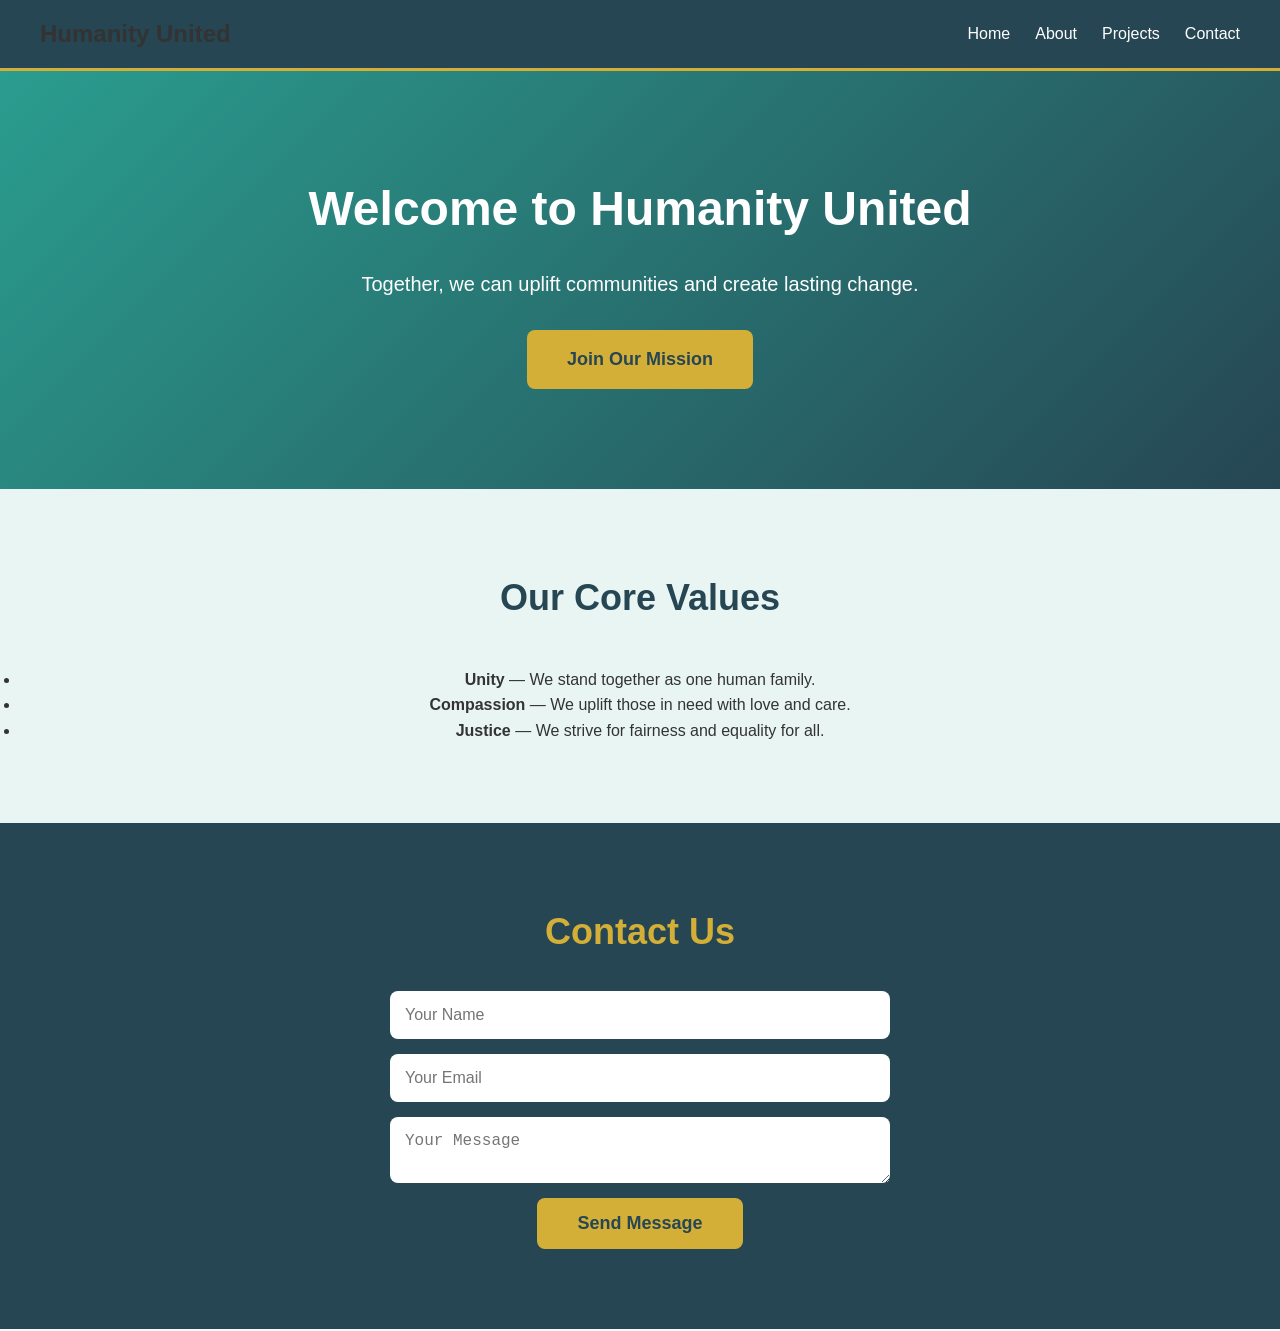
<file: index.html>
<!doctype html>
<html lang="en">
  <head>
    <meta charset="UTF-8" />
    <meta name="viewport" content="width=device-width, initial-scale=1.0" />
    <title>Humanity United</title>
    <link rel="stylesheet" href="style.css" />
  </head>
  <body>
    <nav>
      <h2>Humanity United</h2>
      <ul>
        <li><a href="#">Home</a></li>
        <li><a href="#">About</a></li>
        <li><a href="#">Projects</a></li>
        <li><a href="#">Contact</a></li>
      </ul>
    </nav>

    <section class="hero">
      <h1>Welcome to Humanity United</h1>
      <p>Together, we can uplift communities and create lasting change.</p>
      <a href="#" class="btn">Join Our Mission</a>
    </section>
    <section class="values">
      <h2>Our Core Values</h2>
      <ul>
        <li><strong>Unity</strong> — We stand together as one human family.</li>
        <li>
          <strong>Compassion</strong> — We uplift those in need with love and
          care.
        </li>
        <li>
          <strong>Justice</strong> — We strive for fairness and equality for
          all.
        </li>
      </ul>
    </section>
    <section id="contact" class="contact">
      <h2>Contact Us</h2>
      <form ><novalidate>
        <input type="text" placeholder="Your Name" required />
        <input type="email" placeholder="Your Email" required />
        <textarea placeholder="Your Message"></textarea>
        <button type="submit">Send Message</button>
      </form>
    </section>
        <script>
        document.querySelector(".btn").addEventListener("click", function () {
            alert("Thank you for joining Humanity United!");
        });

        const form = document.querySelector("form");
        form.addEventListener("submit", function (e) {
            e.preventDefault();
            const name = form.querySelector("input[type='text']").value.trim();
            const email = form.querySelector("input[type='email']").value.trim();
            const message = form.querySelector("textarea").value.trim();

            if (!name || !email || !message) {
                alert("Please fill out all fields before sending.");
            } else {
                alert("Thank you for reaching out to Humanity United!");
                form.reset();
                window.location.href = "thankyou.html";
            }
        });
    </script>
  </body>
</html>
</file>
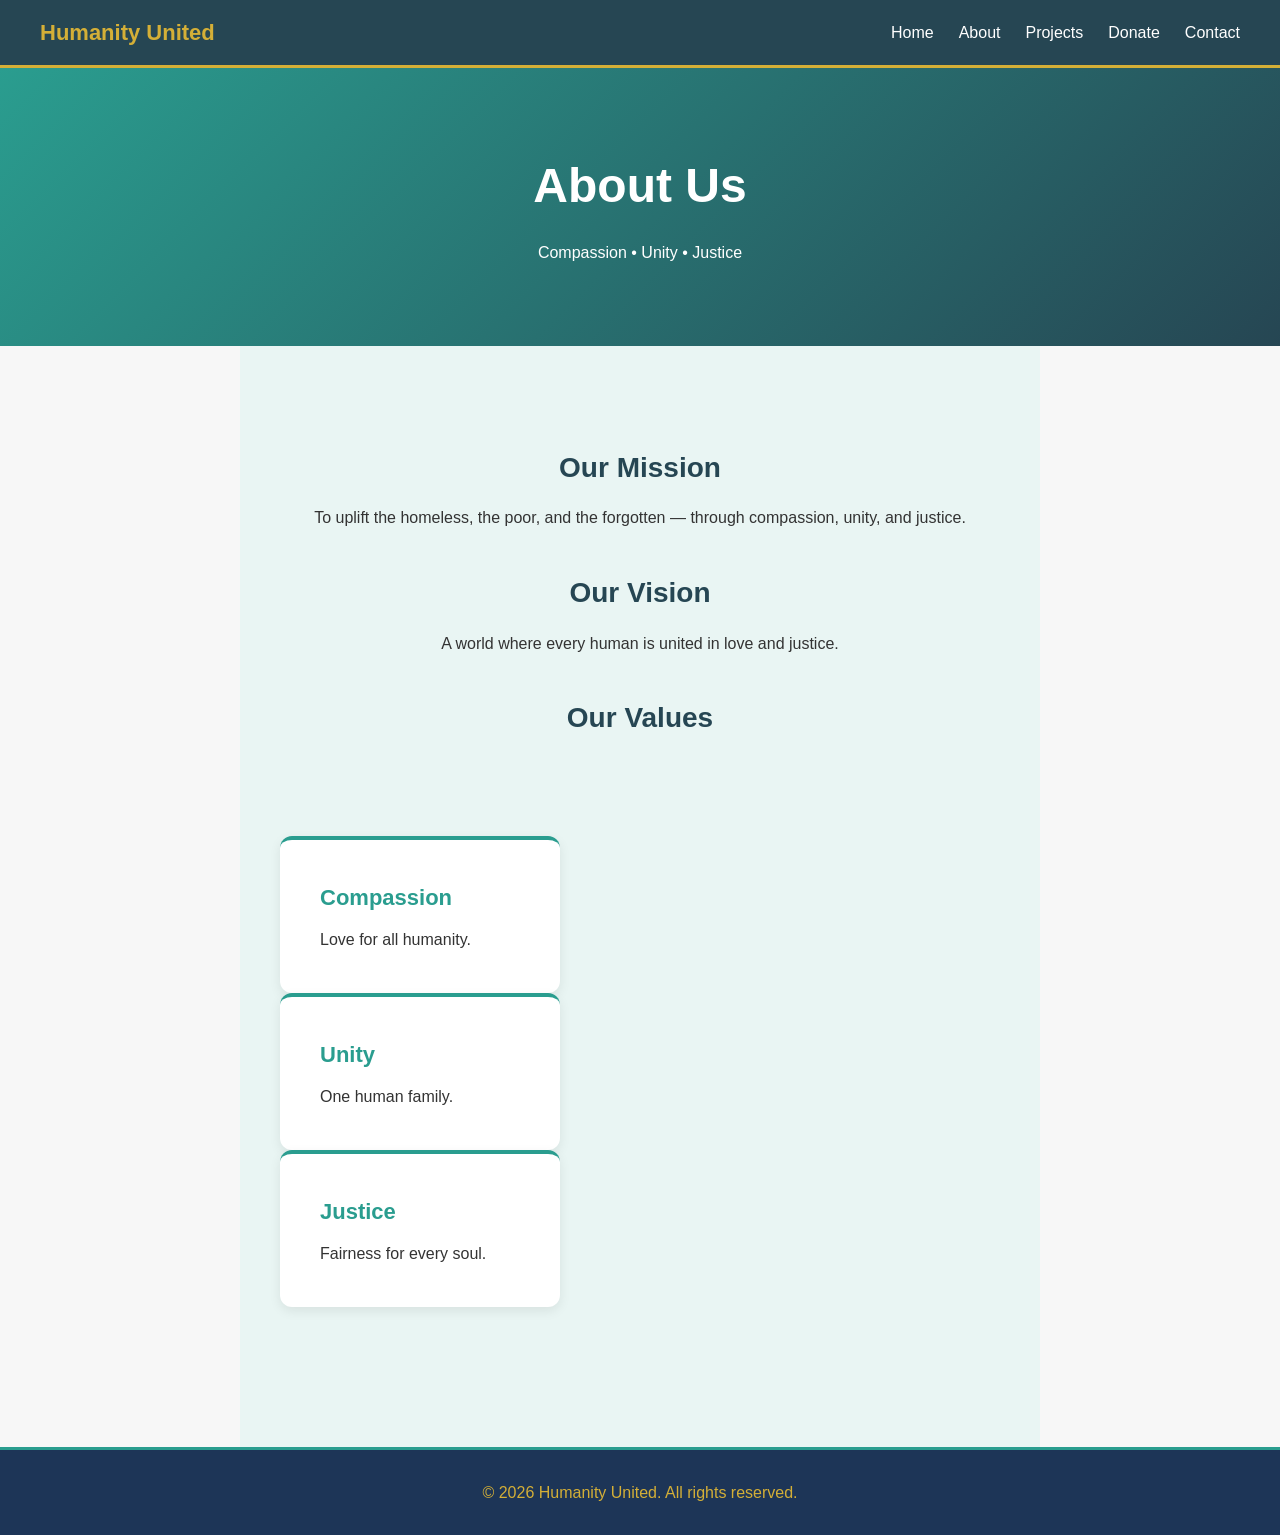
<file: about.html>
<!doctype html>
<html lang="en">
  <head>
    <meta charset="UTF-8" />
    <meta name="viewport" content="width=device-width, initial-scale=1.0" />
    <title>About — Humanity United</title>
    <link rel="stylesheet" href="style.css" />
  </head>
  <body>
    <header>
      <nav>
        <div class="logo">Humanity United</div>
        <ul>
          <li><a href="index.html">Home</a></li>
          <li><a href="about.html">About</a></li>
          <li><a href="projects.html">Projects</a></li>
          <li><a href="donate.html">Donate</a></li>
          <li><a href="index.html#contact">Contact</a></li>
        </ul>
      </nav>
    </header>

    <section class="about-hero">
      <h1>About Us</h1>
      <p>Compassion • Unity • Justice</p>
    </section>

    <section class="about-content">
      <h2>Our Mission</h2>
      <p>
        To uplift the homeless, the poor, and the forgotten — through
        compassion, unity, and justice.
      </p>

      <h2>Our Vision</h2>
      <p>A world where every human is united in love and justice.</p>

      <h2>Our Values</h2>
      <div class="values">
        <div class="value-card">
          <h3>Compassion</h3>
          <p>Love for all humanity.</p>
        </div>
        <div class="value-card">
          <h3>Unity</h3>
          <p>One human family.</p>
        </div>
        <div class="value-card">
          <h3>Justice</h3>
          <p>Fairness for every soul.</p>
        </div>
      </div>
    </section>

    <footer>
      <p>© 2026 Humanity United. All rights reserved.</p>
    </footer>
  </body>
</html>
</file>
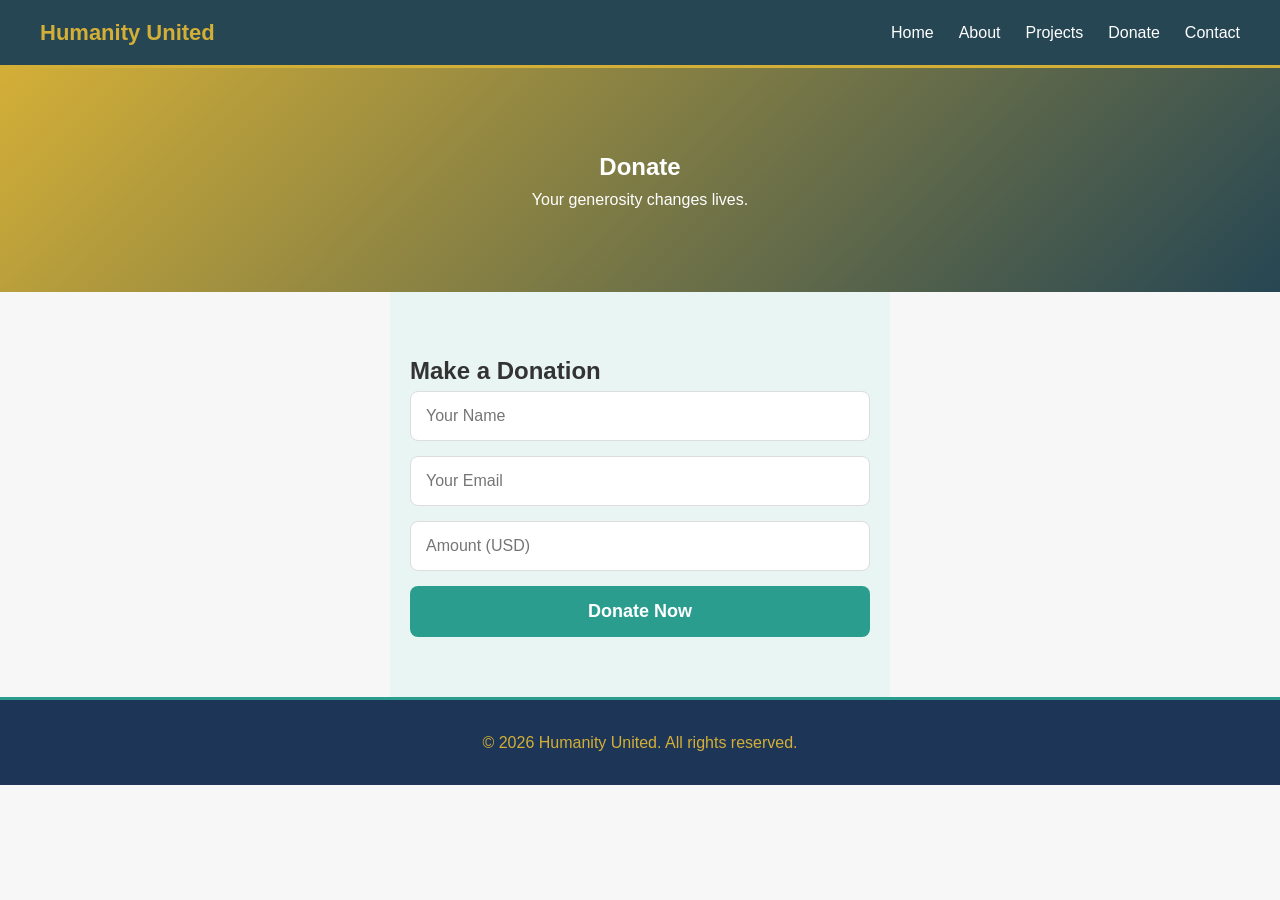
<file: donate.html>
<!doctype html>
<html lang="en">
  <head>
    <meta charset="UTF-8" />
    <meta name="viewport" content="width=device-width, initial-scale=1.0" />
    <title>Donate — Humanity United</title>
    <link rel="stylesheet" href="style.css" />
  </head>
  <body>
    <header>
      <nav>
        <div class="logo">Humanity United</div>
        <ul>
          <li><a href="index.html">Home</a></li>
          <li><a href="about.html">About</a></li>
          <li><a href="projects.html">Projects</a></li>
          <li><a href="donate.html">Donate</a></li>
          <li><a href="index.html#contact">Contact</a></li>
        </ul>
      </nav>
    </header>

    <section class="donate-hero">
      <h1>Donate</h1>
      <p>Your generosity changes lives.</p>
    </section>

    <section class="donate-form">
      <h2>Make a Donation</h2>
      <form>
        <input type="text" placeholder="Your Name" required />
        <input type="email" placeholder="Your Email" required />
        <input type="number" placeholder="Amount (USD)" required />
        <button type="submit">Donate Now</button>
      </form>
    </section>

    <footer>
      <p>© 2026 Humanity United. All rights reserved.</p>
    </footer>
  </body>
</html>
</file>
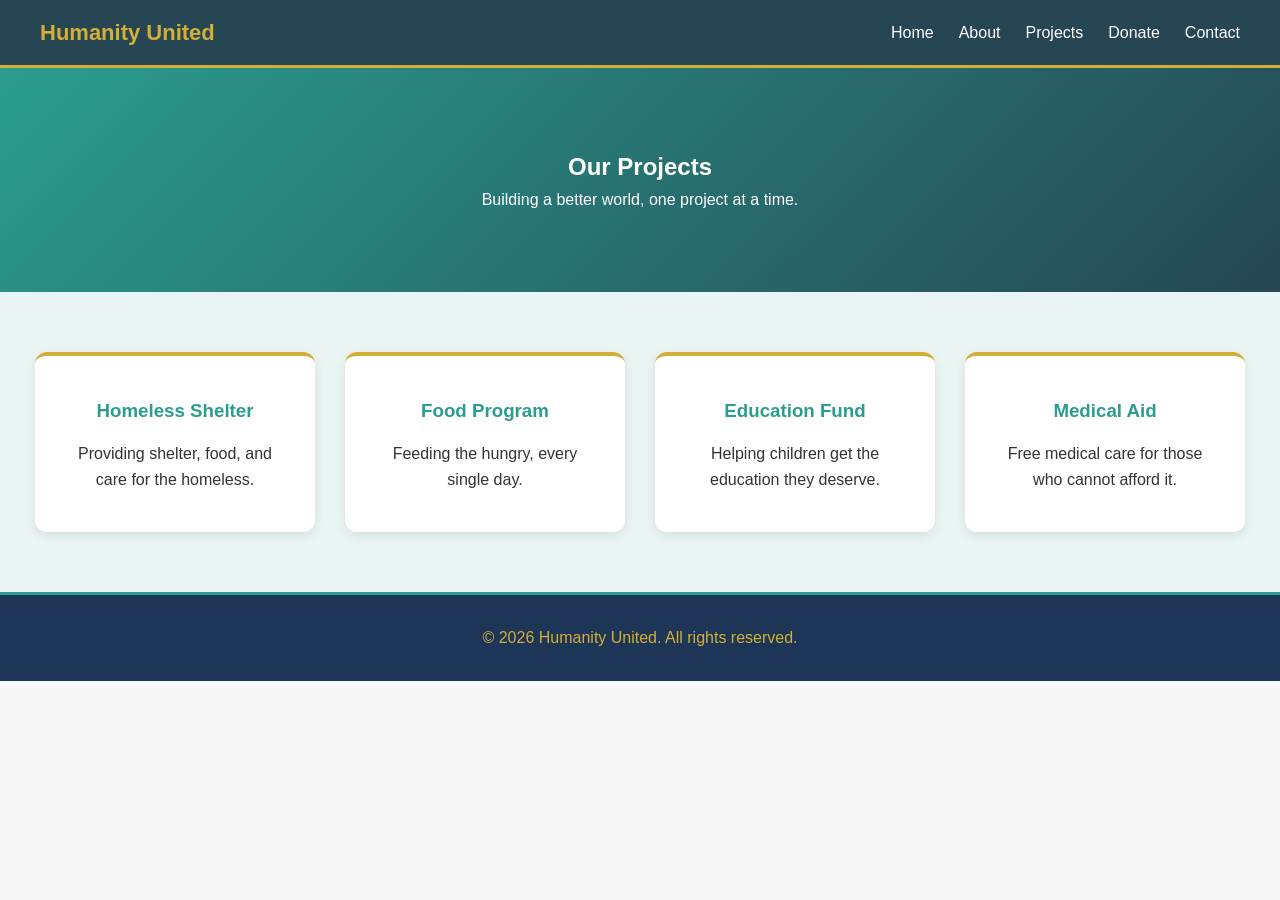
<file: projects.html>
<!doctype html>
<html lang="en">
  <head>
    <meta charset="UTF-8" />
    <meta name="viewport" content="width=device-width, initial-scale=1.0" />
    <title>Projects — Humanity United</title>
    <link rel="stylesheet" href="style.css" />
  </head>
  <body>
    <header>
      <nav>
        <div class="logo">Humanity United</div>
        <ul>
          <li><a href="index.html">Home</a></li>
          <li><a href="about.html">About</a></li>
          <li><a href="projects.html">Projects</a></li>
          <li><a href="donate.html">Donate</a></li>
          <li><a href="index.html#contact">Contact</a></li>
        </ul>
      </nav>
    </header>

    <section class="projects-hero">
      <h1>Our Projects</h1>
      <p>Building a better world, one project at a time.</p>
    </section>

    <section class="projects-list">
      <div class="project-card">
        <h3>Homeless Shelter</h3>
        <p>Providing shelter, food, and care for the homeless.</p>
      </div>
      <div class="project-card">
        <h3>Food Program</h3>
        <p>Feeding the hungry, every single day.</p>
      </div>
      <div class="project-card">
        <h3>Education Fund</h3>
        <p>Helping children get the education they deserve.</p>
      </div>
      <div class="project-card">
        <h3>Medical Aid</h3>
        <p>Free medical care for those who cannot afford it.</p>
      </div>
    </section>

    <footer>
      <p>© 2026 Humanity United. All rights reserved.</p>
    </footer>
  </body>
</html>
</file>
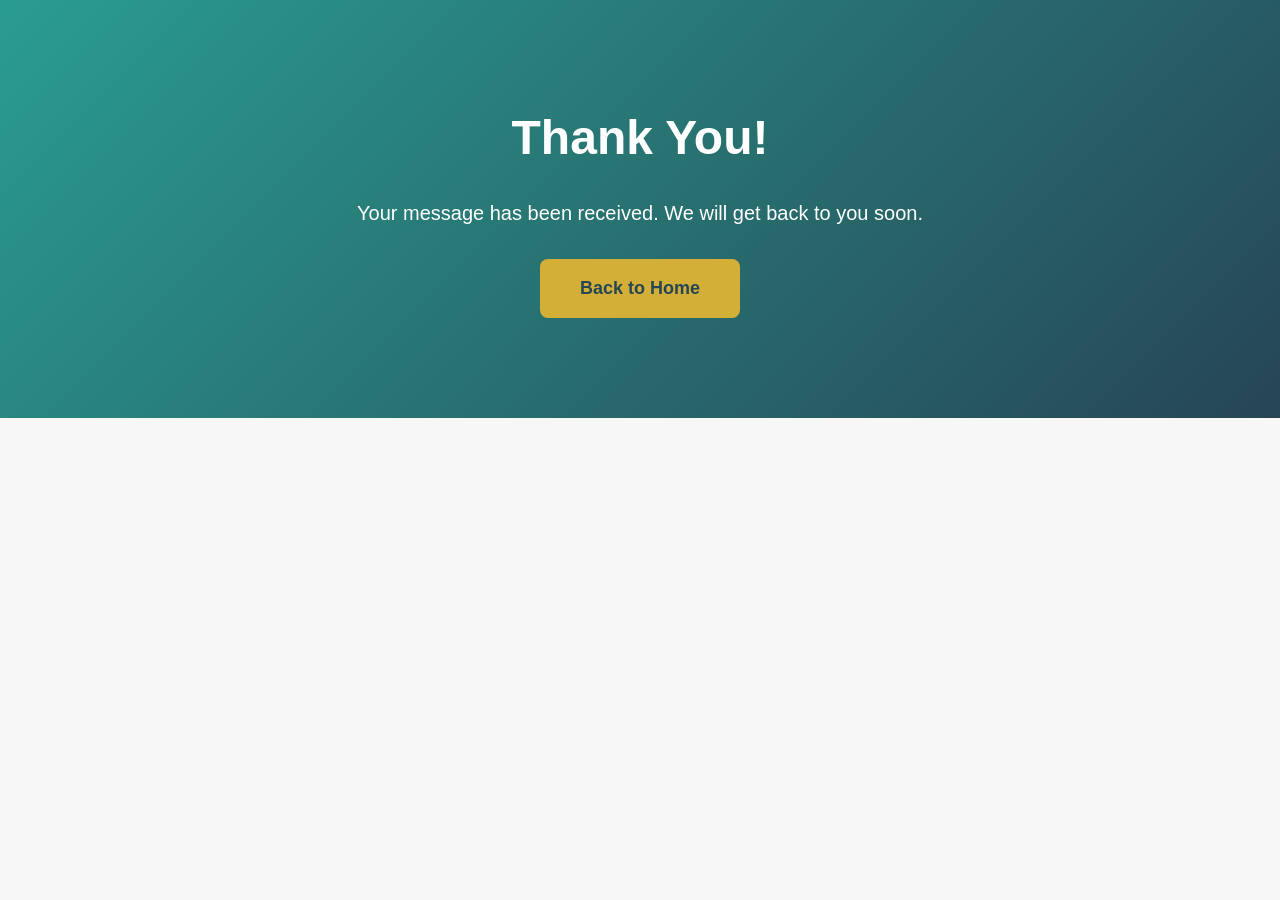
<file: thankyou.html>
<!doctype html>
<html lang="en">
  <head>
    <meta charset="UTF-8" />
    <meta name="viewport" content="width=device-width, initial-scale=1.0" />
    <title>Thank You - Humanity United</title>
    <link rel="stylesheet" href="style.css" />
  </head>
  <body>
    <section class="hero">
      <h1>Thank You!</h1>
      <p>Your message has been received. We will get back to you soon.</p>
      <a href="index.html" class="btn">Back to Home</a>
    </section>
  </body>
</html>
</file>
<file: style.css>
* {
  margin: 0;
  padding: 0;
  box-sizing: border-box;
}

body {
  font-family: "Segoe UI", Arial, sans-serif;
  background: #f7f7f7;
  color: #333;
  line-height: 1.6;
}

/* Nav Bar */
nav {
  background: #264653;
  padding: 15px 40px;
  display: flex;
  justify-content: space-between;
  align-items: center;
  border-bottom: 3px solid #d4af37;
}

.logo {
  color: #d4af37;
  font-size: 22px;
  font-weight: bold;
}

nav ul {
  list-style: none;
  display: flex;
  gap: 25px;
}

nav ul li a {
  color: white;
  text-decoration: none;
  font-weight: 500;
}

nav ul li a:hover {
  color: #d4af37;
}

/* Hero Section */
.hero {
  text-align: center;
  padding: 100px 20px;
  background: linear-gradient(135deg, #2a9d8f, #264653);
  color: white;
}

.hero h1 {
  font-size: 48px;
  margin-bottom: 20px;
}
.hero p {
  font-size: 20px;
  margin-bottom: 30px;
}

.hero .btn {
  display: inline-block;
  background: #d4af37;
  color: #264653;
  padding: 15px 40px;
  border-radius: 8px;
  text-decoration: none;
  font-size: 18px;
  font-weight: bold;
}

.hero .btn:hover {
  background: #b8952e;
}

/* Values Section */
.values {
  text-align: center;
  padding: 80px 20px;
  background: #e9f5f3;
}

.values h2 {
  font-size: 36px;
  margin-bottom: 40px;
  color: #264653;
}

.value-cards {
  display: flex;
  flex-wrap: wrap;
  justify-content: center;
  gap: 30px;
}

.value-card {
  background: white;
  padding: 40px;
  border-radius: 12px;
  box-shadow: 0 4px 12px rgba(0, 0, 0, 0.08);
  width: 280px;
  text-align: left;
  border-top: 4px solid #2a9d8f;
}

.value-card h3 {
  color: #2a9d8f;
  font-size: 22px;
  margin-bottom: 12px;
}

/* Contact Section */
.contact {
  padding: 80px 20px;
  background: #264653;
  color: white;
  text-align: center;
}

.contact h2 {
  font-size: 36px;
  margin-bottom: 30px;
  color: #d4af37;
}

.contact form {
  max-width: 500px;
  margin: 0 auto;
}

.contact input,
.contact textarea {
  display: block;
  width: 100%;
  padding: 15px;
  margin-bottom: 15px;
  border: none;
  border-radius: 8px;
  font-size: 16px;
}

.contact button {
  background: #d4af37;
  color: #264653;
  padding: 15px 40px;
  border: none;
  border-radius: 8px;
  font-size: 18px;
  font-weight: bold;
  cursor: pointer;
}

/* Footer */
footer {
  text-align: center;
  padding: 30px;
  background: #1d3557;
  color: #d4af37;
  border-top: 3px solid #2a9d8f;
}

/* About Page */
.about-hero {
  text-align: center;
  padding: 80px 20px;
  background: linear-gradient(135deg, #2a9d8f, #264653);
  color: white;
}

.about-hero h1 {
  font-size: 48px;
  margin-bottom: 15px;
}

.about-content {
  max-width: 800px;
  margin: 0 auto;
  padding: 60px 20px;
  text-align: center;
  background: #e9f5f3;
}

.about-content h2 {
  color: #264653;
  margin-top: 40px;
  margin-bottom: 15px;
  font-size: 28px;
}

/* Projects Page */
.projects-hero {
  text-align: center;
  padding: 80px 20px;
  background: linear-gradient(135deg, #2a9d8f, #264653);
  color: white;
}

.projects-list {
  display: flex;
  flex-wrap: wrap;
  justify-content: center;
  gap: 30px;
  padding: 60px 20px;
  background: #e9f5f3;
}

.project-card {
  background: white;
  padding: 40px;
  border-radius: 12px;
  box-shadow: 0 4px 12px rgba(0, 0, 0, 0.08);
  width: 280px;
  text-align: center;
  border-top: 4px solid #d4af37;
}

.project-card h3 {
  color: #2a9d8f;
  margin-bottom: 15px;
}

/* Donate Page */
.donate-hero {
  text-align: center;
  padding: 80px 20px;
  background: linear-gradient(135deg, #d4af37, #264653);
  color: white;
}

.donate-form {
  max-width: 500px;
  margin: 0 auto;
  padding: 60px 20px;
  background: #e9f5f3;
}

.donate-form input {
  display: block;
  width: 100%;
  padding: 15px;
  margin-bottom: 15px;
  border: 1px solid #ddd;
  border-radius: 8px;
  font-size: 16px;
}

.donate-form button {
  width: 100%;
  background: #2a9d8f;
  color: white;
  padding: 15px;
  border: none;
  border-radius: 8px;
  font-size: 18px;
  font-weight: bold;
  cursor: pointer;
}

.donate-form button:hover {
  background: #21867a;
}
</file>
